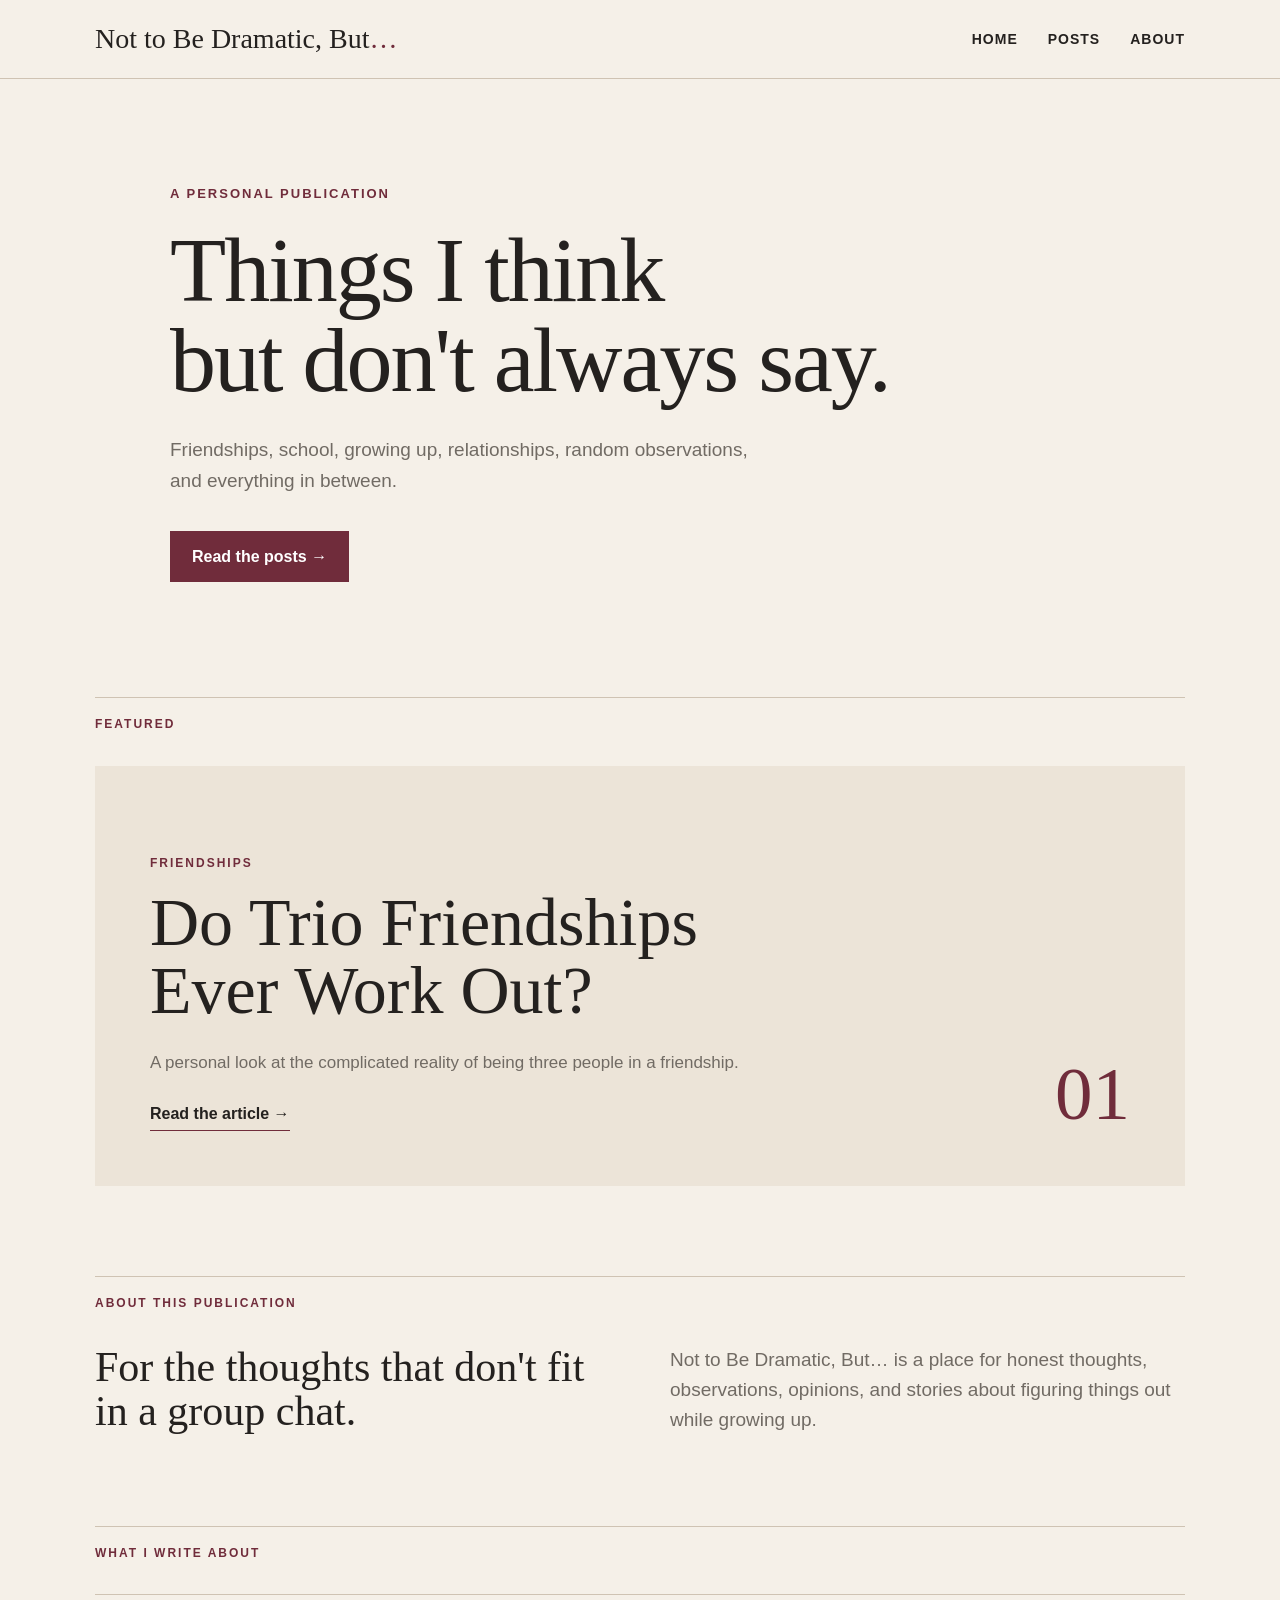
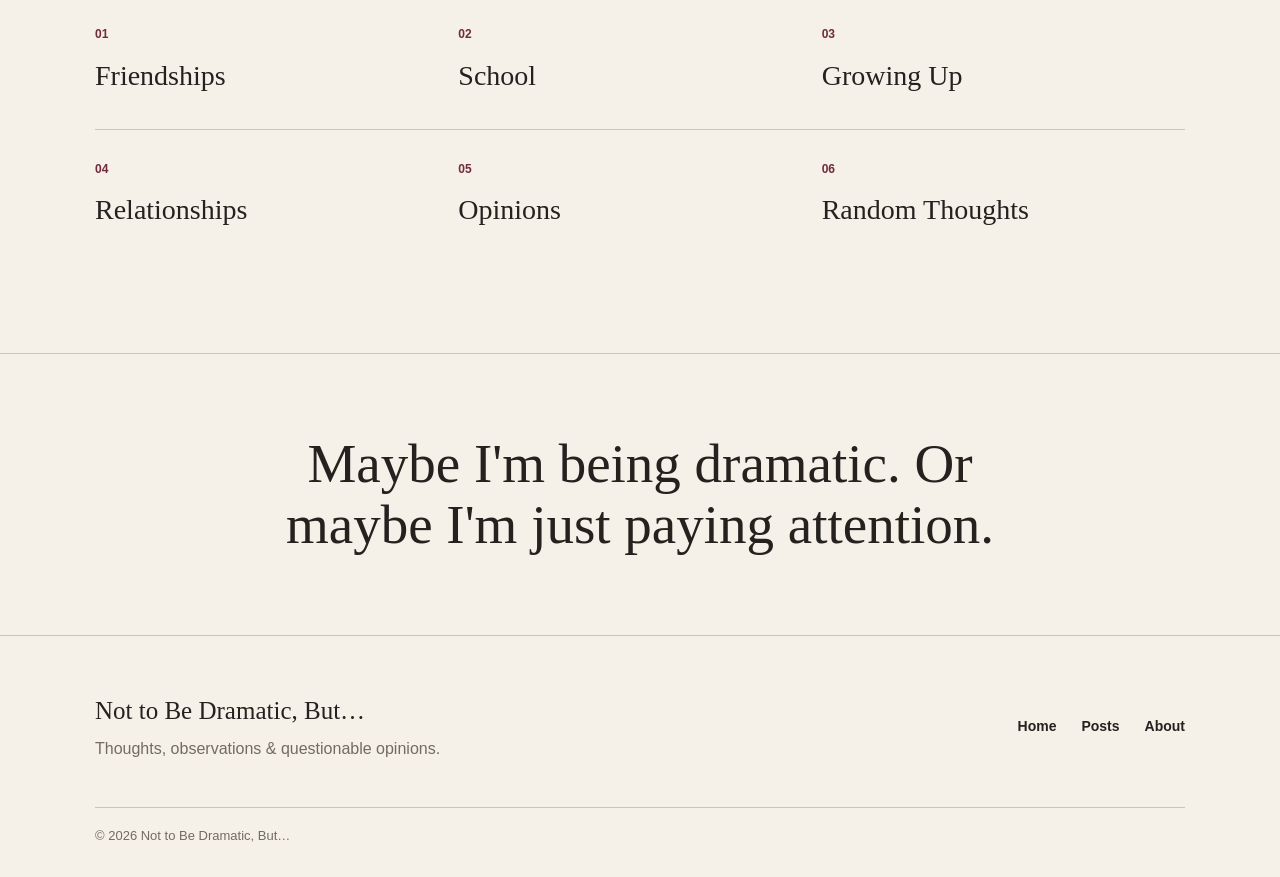
<file: index.html>
<!DOCTYPE html>
<html lang="en">
<head>
  <meta charset="UTF-8">
  <meta name="viewport" content="width=device-width, initial-scale=1.0">

  <title>Not to Be Dramatic, But…</title>

  <meta
    name="description"
    content="Not to Be Dramatic, But… — a personal publication about friendships, school, growing up, relationships, and the things we think but don't always say."
  >

  <link rel="stylesheet" href="style.css">
</head>

<body>

  <header class="site-header">

    <div class="header-inner">

      <a href="index.html" class="logo">
        Not to Be Dramatic, But<span>…</span>
      </a>

      <button
        class="menu-button"
        id="menuButton"
        aria-label="Open navigation menu"
        aria-expanded="false"
      >
        ☰
      </button>

      <nav id="navigation">
        <a href="index.html">Home</a>
        <a href="posts.html">Posts</a>
        <a href="about.html">About</a>
      </nav>

    </div>

  </header>


  <main>

    <section class="hero">

      <p class="eyebrow">
        A personal publication
      </p>

      <h1>
        Things I think<br>
        but don't always say.
      </h1>

      <p class="hero-text">
        Friendships, school, growing up, relationships,
        random observations, and everything in between.
      </p>

      <a href="posts.html" class="button">
        Read the posts →
      </a>

    </section>


    <section class="featured-section">

      <div class="section-heading">
        <span>FEATURED</span>
      </div>

      <article class="featured-card">

        <div class="featured-content">

          <p class="category">
            FRIENDSHIPS
          </p>

          <h2>
            Do Trio Friendships<br>
            Ever Work Out?
          </h2>

          <p>
            A personal look at the complicated reality of
            being three people in a friendship.
          </p>

          <a href="article.html" class="read-link">
            Read the article →
          </a>

        </div>

        <div class="featured-number">
          01
        </div>

      </article>

    </section>


    <section class="intro-section">

      <div class="section-heading">
        <span>ABOUT THIS PUBLICATION</span>
      </div>

      <div class="intro-grid">

        <h2>
          For the thoughts that
          don't fit in a group chat.
        </h2>

        <p>
          Not to Be Dramatic, But… is a place for honest thoughts,
          observations, opinions, and stories about figuring things
          out while growing up.
        </p>

      </div>

    </section>


    <section class="topics-section">

      <div class="section-heading">
        <span>WHAT I WRITE ABOUT</span>
      </div>

      <div class="topics-grid">

        <div class="topic">
          <span>01</span>
          <h3>Friendships</h3>
        </div>

        <div class="topic">
          <span>02</span>
          <h3>School</h3>
        </div>

        <div class="topic">
          <span>03</span>
          <h3>Growing Up</h3>
        </div>

        <div class="topic">
          <span>04</span>
          <h3>Relationships</h3>
        </div>

        <div class="topic">
          <span>05</span>
          <h3>Opinions</h3>
        </div>

        <div class="topic">
          <span>06</span>
          <h3>Random Thoughts</h3>
        </div>

      </div>

    </section>


    <section class="quote-section">

      <p class="quote">
        Maybe I'm being dramatic.
        Or maybe I'm just paying attention.
      </p>

    </section>

  </main>


  <footer>

    <div class="footer-inner">

      <div>

        <p class="footer-title">
          Not to Be Dramatic, But…
        </p>

        <p class="footer-small">
          Thoughts, observations & questionable opinions.
        </p>

      </div>

      <div class="footer-links">

        <a href="index.html">Home</a>
        <a href="posts.html">Posts</a>
        <a href="about.html">About</a>

      </div>

    </div>

    <p class="copyright">
      © 2026 Not to Be Dramatic, But…
    </p>

  </footer>


  <script src="script.js"></script>

</body>
</html>
</file>
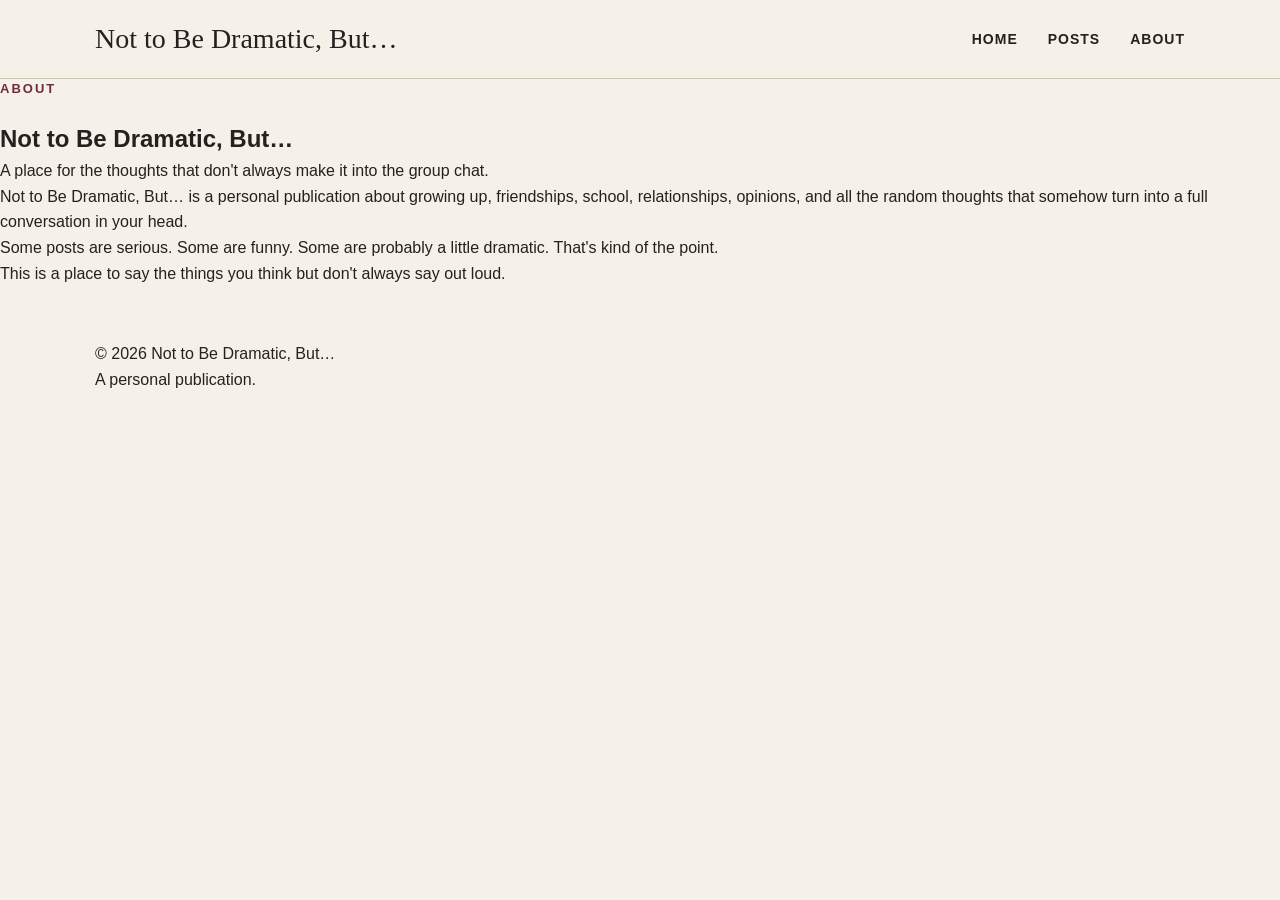
<file: about.html>
<!DOCTYPE html>
<html lang="en">
<head>
  <meta charset="UTF-8">
  <meta name="viewport" content="width=device-width, initial-scale=1.0">

  <title>About | Not to Be Dramatic, But…</title>

  <meta
    name="description"
    content="About Not to Be Dramatic, But…"
  >

  <link rel="stylesheet" href="style.css">
</head>

<body>

  <header class="site-header">
    <div class="header-inner">

      <a href="index.html" class="logo">
        Not to Be Dramatic, But…
      </a>

      <button
        class="menu-button"
        id="menuButton"
        aria-label="Open menu"
        aria-expanded="false"
      >
        ☰
      </button>

      <nav class="navigation" id="navigation">
        <a href="index.html">Home</a>
        <a href="posts.html">Posts</a>
        <a href="about.html">About</a>
      </nav>

    </div>
  </header>


  <main>

    <section class="page-heading">
      <p class="eyebrow">ABOUT</p>

      <h1>Not to Be Dramatic, But…</h1>

      <p>
        A place for the thoughts that don't always make it into the group chat.
      </p>
    </section>


    <section class="about-content">

      <p>
        Not to Be Dramatic, But… is a personal publication about growing up,
        friendships, school, relationships, opinions, and all the random
        thoughts that somehow turn into a full conversation in your head.
      </p>

      <p>
        Some posts are serious. Some are funny. Some are probably a little
        dramatic. That's kind of the point.
      </p>

      <p>
        This is a place to say the things you think but don't always say out
        loud.
      </p>

    </section>

  </main>


  <footer class="site-footer">
    <p>© 2026 Not to Be Dramatic, But…</p>
    <p>A personal publication.</p>
  </footer>


  <script src="script.js"></script>

</body>
</html>
</file>
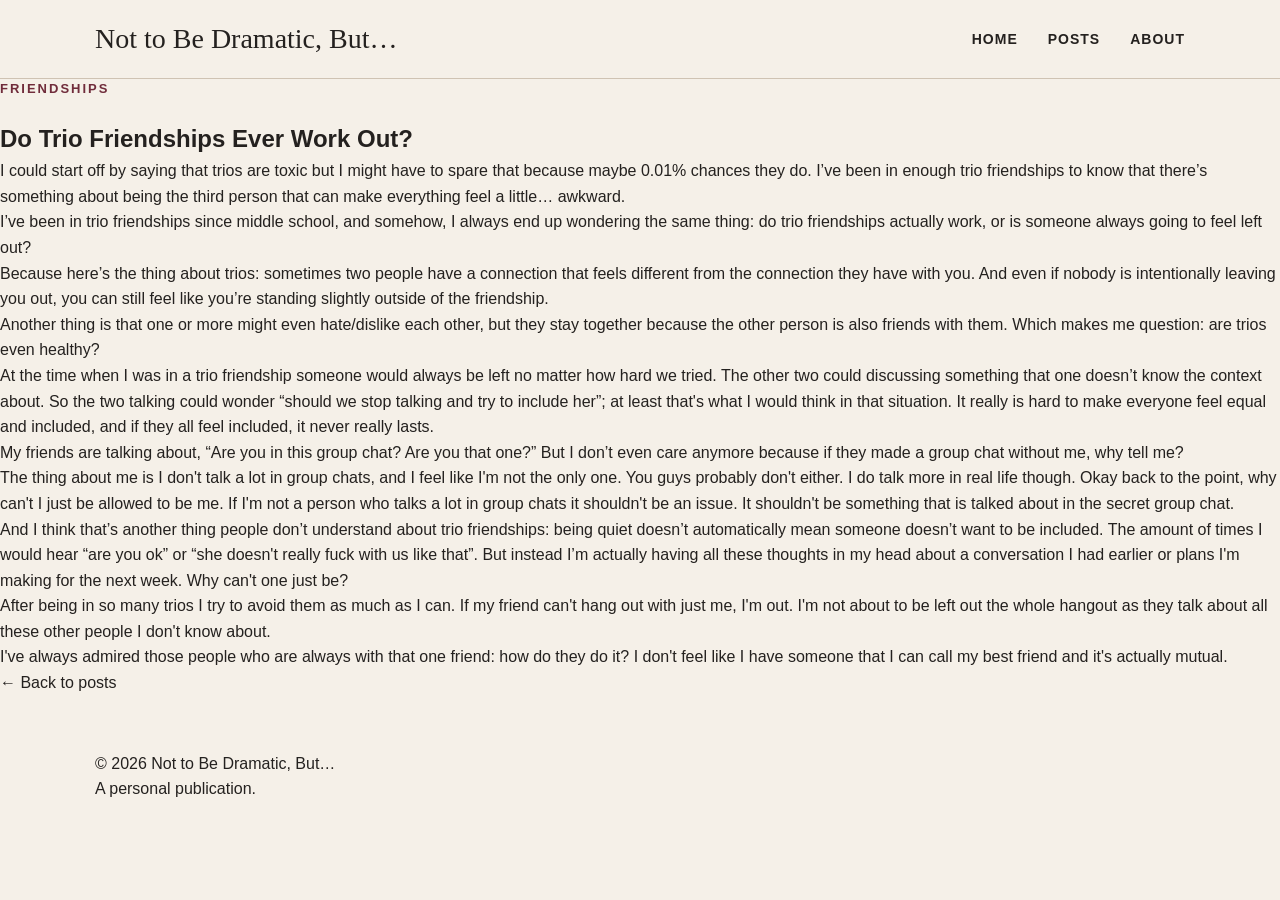
<file: article.html>
<!DOCTYPE html>
<html lang="en">
<head>
  <meta charset="UTF-8">
  <meta name="viewport" content="width=device-width, initial-scale=1.0">

  <title>Do Trio Friendships Ever Work Out? | Not to Be Dramatic, But…</title>

  <meta
    name="description"
    content="A personal look at the complicated reality of being three people in a friendship."
  >

  <link rel="stylesheet" href="style.css">
</head>

<body>

  <header class="site-header">
    <div class="header-inner">

      <a href="index.html" class="logo">
        Not to Be Dramatic, But…
      </a>

      <button
        class="menu-button"
        id="menuButton"
        aria-label="Open menu"
        aria-expanded="false"
      >
        ☰
      </button>

      <nav class="navigation" id="navigation">
        <a href="index.html">Home</a>
        <a href="posts.html">Posts</a>
        <a href="about.html">About</a>
      </nav>

    </div>
  </header>


  <main class="article-page">

    <article>

      <header class="article-header">

        <p class="eyebrow">FRIENDSHIPS</p>

        <h1>Do Trio Friendships Ever Work Out?</h1>

      </header>


      <div class="article-body">

        <p>
          I could start off by saying that trios are toxic but I might have
          to spare that because maybe 0.01% chances they do. I’ve been in
          enough trio friendships to know that there’s something about being
          the third person that can make everything feel a little… awkward.
        </p>

        <p>
          I’ve been in trio friendships since middle school, and somehow, I
          always end up wondering the same thing: do trio friendships actually
          work, or is someone always going to feel left out?
        </p>

        <p>
          Because here’s the thing about trios: sometimes two people have a
          connection that feels different from the connection they have with
          you. And even if nobody is intentionally leaving you out, you can
          still feel like you’re standing slightly outside of the friendship.
        </p>

        <p>
          Another thing is that one or more might even hate/dislike each other,
          but they stay together because the other person is also friends with
          them. Which makes me question: are trios even healthy?
        </p>

        <p>
          At the time when I was in a trio friendship someone would always be
          left no matter how hard we tried. The other two could discussing
          something that one doesn’t know the context about. So the two talking
          could wonder “should we stop talking and try to include her”; at
          least that's what I would think in that situation. It really is hard
          to make everyone feel equal and included, and if they all feel
          included, it never really lasts.
        </p>

        <p>
          My friends are talking about, “Are you in this group chat? Are you
          that one?” But I don’t even care anymore because if they made a group
          chat without me, why tell me?
        </p>

        <p>
          The thing about me is I don't talk a lot in group chats, and I feel
          like I'm not the only one. You guys probably don't either. I do talk
          more in real life though. Okay back to the point, why can't I just be
          allowed to be me. If I'm not a person who talks a lot in group chats
          it shouldn't be an issue. It shouldn't be something that is talked
          about in the secret group chat.
        </p>

        <p>
          And I think that’s another thing people don’t understand about trio
          friendships: being quiet doesn’t automatically mean someone doesn’t
          want to be included. The amount of times I would hear “are you ok” or
          “she doesn't really fuck with us like that”. But instead I’m actually
          having all these thoughts in my head about a conversation I had
          earlier or plans I'm making for the next week. Why can't one just be?
        </p>

        <p>
          After being in so many trios I try to avoid them as much as I can.
          If my friend can't hang out with just me, I'm out. I'm not about to
          be left out the whole hangout as they talk about all these other
          people I don't know about.
        </p>

        <p>
          I've always admired those people who are always with that one friend:
          how do they do it? I don't feel like I have someone that I can call
          my best friend and it's actually mutual.
        </p>

      </div>

    </article>


    <div class="article-back">
      <a href="posts.html">← Back to posts</a>
    </div>

  </main>


  <footer class="site-footer">
    <p>© 2026 Not to Be Dramatic, But…</p>
    <p>A personal publication.</p>
  </footer>


  <script src="script.js"></script>

</body>
</html>
</file>
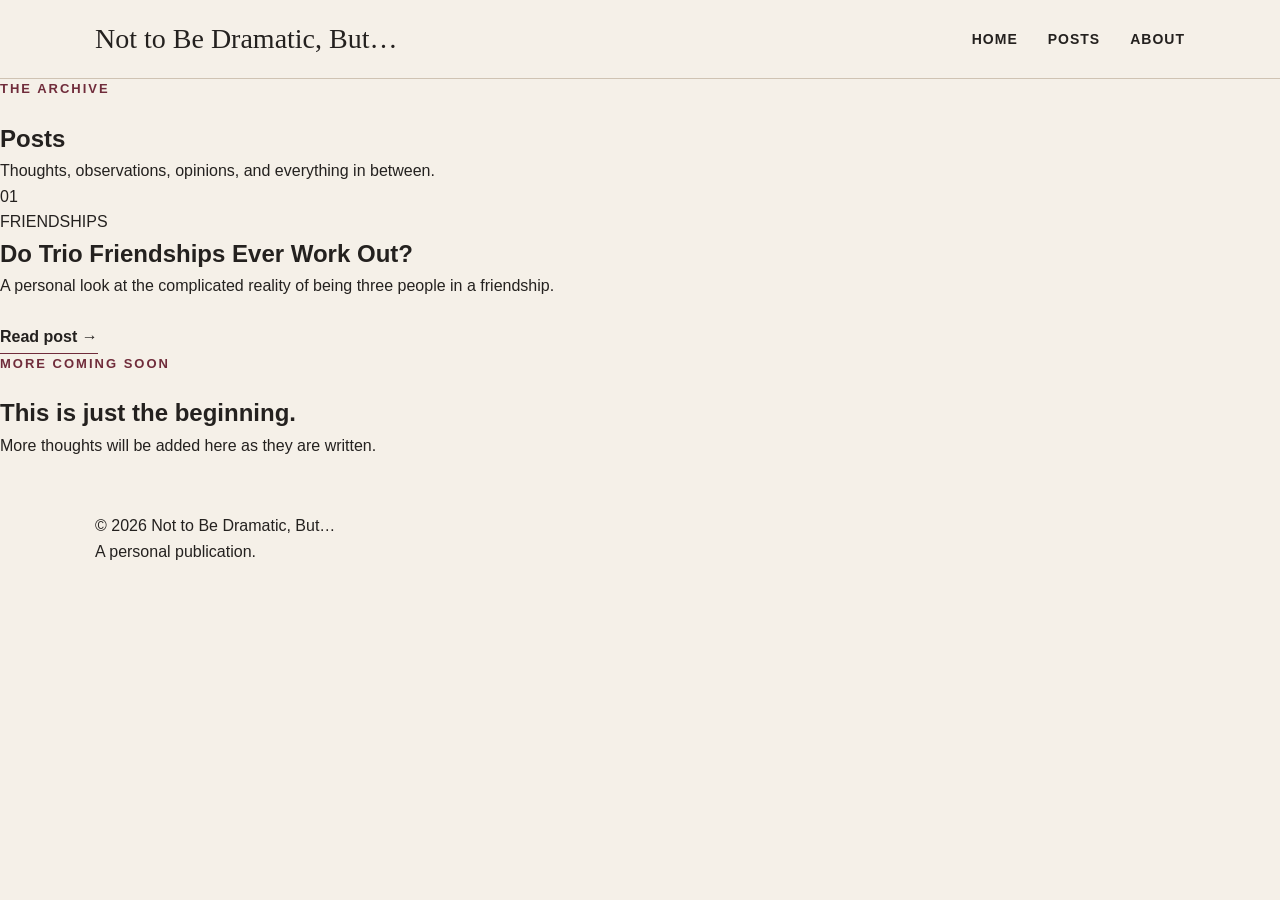
<file: posts.html>
<!DOCTYPE html>
<html lang="en">
<head>
  <meta charset="UTF-8">
  <meta name="viewport" content="width=device-width, initial-scale=1.0">

  <title>Posts | Not to Be Dramatic, But…</title>
  <meta
    name="description"
    content="Read posts from Not to Be Dramatic, But…"
  >

  <link rel="stylesheet" href="style.css">
</head>

<body>

  <header class="site-header">
    <div class="header-inner">

      <a href="index.html" class="logo">
        Not to Be Dramatic, But…
      </a>

      <button
        class="menu-button"
        id="menuButton"
        aria-label="Open menu"
        aria-expanded="false"
      >
        ☰
      </button>

      <nav class="navigation" id="navigation">
        <a href="index.html">Home</a>
        <a href="posts.html">Posts</a>
        <a href="about.html">About</a>
      </nav>

    </div>
  </header>


  <main>

    <section class="page-heading">
      <p class="eyebrow">THE ARCHIVE</p>
      <h1>Posts</h1>
      <p>
        Thoughts, observations, opinions, and everything in between.
      </p>
    </section>


    <section class="posts-list">

      <article class="post-row">

        <div class="post-number">01</div>

        <div class="post-content">

          <p class="post-category">FRIENDSHIPS</p>

          <h2>
            <a href="article.html">
              Do Trio Friendships Ever Work Out?
            </a>
          </h2>

          <p>
            A personal look at the complicated reality of being three people
            in a friendship.
          </p>

          <a href="article.html" class="read-link">
            Read post →
          </a>

        </div>

      </article>

    </section>


    <section class="coming-soon">
      <p class="eyebrow">MORE COMING SOON</p>
      <h2>This is just the beginning.</h2>
      <p>
        More thoughts will be added here as they are written.
      </p>
    </section>

  </main>


  <footer class="site-footer">
    <p>© 2026 Not to Be Dramatic, But…</p>
    <p>A personal publication.</p>
  </footer>


  <script src="script.js"></script>

</body>
</html>
</file>
<file: style.css>
/* =========================================
   NOT TO BE DRAMATIC, BUT…
   Main Styles
========================================= */

:root {
  --cream: #f5f0e8;
  --paper: #ece4d8;
  --ink: #24211f;
  --wine: #702c3b;
  --dark-wine: #54222e;
  --rule: #cfc3b3;
  --muted: #716b64;
}


/* RESET */

* {
  box-sizing: border-box;
  margin: 0;
  padding: 0;
}

html {
  scroll-behavior: smooth;
}

body {
  background: var(--cream);
  color: var(--ink);
  font-family: Arial, sans-serif;
  line-height: 1.6;
}

a {
  color: inherit;
  text-decoration: none;
}


/* HEADER */

.site-header {
  border-bottom: 1px solid var(--rule);
  background: var(--cream);
}

.header-inner {
  max-width: 1150px;
  margin: auto;
  padding: 25px 30px;

  display: flex;
  align-items: center;
  justify-content: space-between;
}

.logo {
  font-family: Georgia, serif;
  font-size: 28px;
  line-height: 1;
}

.logo span {
  color: var(--wine);
}

nav {
  display: flex;
  gap: 30px;
}

nav a {
  font-size: 14px;
  font-weight: 700;
  text-transform: uppercase;
  letter-spacing: 1px;
}

nav a:hover {
  color: var(--wine);
}

.menu-button {
  display: none;
  background: none;
  border: none;
  font-size: 25px;
}


/* HERO */

.hero {
  max-width: 1000px;
  margin: auto;
  padding: 105px 30px 115px;
}

.eyebrow {
  color: var(--wine);
  font-size: 13px;
  font-weight: 700;
  letter-spacing: 2px;
  text-transform: uppercase;
  margin-bottom: 20px;
}

.hero h1 {
  max-width: 850px;

  font-family: Georgia, serif;
  font-size: clamp(52px, 8vw, 92px);
  line-height: 0.98;
  font-weight: 400;
  letter-spacing: -2px;
}

.hero-text {
  max-width: 590px;
  margin-top: 30px;

  font-size: 19px;
  color: var(--muted);
}

.button {
  display: inline-block;
  margin-top: 35px;

  background: var(--wine);
  color: white;

  padding: 13px 22px;

  font-weight: 700;
  transition: 0.2s ease;
}

.button:hover {
  background: var(--dark-wine);
  transform: translateY(-2px);
}


/* SECTIONS */

.featured-section,
.intro-section,
.topics-section {
  max-width: 1150px;
  margin: auto;
  padding: 0 30px 90px;
}

.section-heading {
  border-top: 1px solid var(--rule);
  padding-top: 12px;
  margin-bottom: 30px;
}

.section-heading span {
  font-size: 12px;
  font-weight: 700;
  letter-spacing: 2px;
  color: var(--wine);
}


/* FEATURED ARTICLE */

.featured-card {
  background: var(--paper);

  min-height: 420px;

  padding: 55px;

  display: flex;
  justify-content: space-between;
  align-items: flex-end;
}

.featured-content {
  max-width: 700px;
}

.category {
  color: var(--wine);
  font-size: 12px;
  font-weight: 700;
  letter-spacing: 2px;
  margin-bottom: 15px;
}

.featured-card h2 {
  font-family: Georgia, serif;
  font-size: clamp(42px, 6vw, 68px);
  line-height: 1;
  font-weight: 400;
}

.featured-card p:not(.category) {
  max-width: 600px;
  margin-top: 25px;
  color: var(--muted);
  font-size: 17px;
}

.read-link {
  display: inline-block;
  margin-top: 25px;

  font-weight: 700;

  border-bottom: 1px solid var(--wine);
  padding-bottom: 3px;
}

.read-link:hover {
  color: var(--wine);
}

.featured-number {
  font-family: Georgia, serif;
  color: var(--wine);
  font-size: 75px;
  line-height: 1;
}


/* ABOUT INTRO */

.intro-grid {
  display: grid;
  grid-template-columns: 1fr 1fr;
  gap: 60px;
  align-items: start;
}

.intro-grid h2 {
  font-family: Georgia, serif;
  font-size: 42px;
  line-height: 1.05;
  font-weight: 400;
}

.intro-grid p {
  color: var(--muted);
  font-size: 19px;
}


/* TOPICS */

.topics-grid {
  display: grid;
  grid-template-columns: repeat(3, 1fr);
  gap: 0;
}

.topic {
  border-top: 1px solid var(--rule);
  padding: 25px 15px 30px 0;
}

.topic span {
  color: var(--wine);
  font-size: 12px;
  font-weight: 700;
}

.topic h3 {
  font-family: Georgia, serif;
  font-size: 28px;
  font-weight: 400;
  margin-top: 8px;
}


/* QUOTE */

.quote-section {
  border-top: 1px solid var(--rule);
  border-bottom: 1px solid var(--rule);

  padding: 80px 30px;

  text-align: center;
}

.quote {
  max-width: 800px;
  margin: auto;

  font-family: Georgia, serif;
  font-size: clamp(32px, 5vw, 55px);
  line-height: 1.1;
}


/* FOOTER */

footer {
  max-width: 1150px;
  margin: auto;
  padding: 55px 30px 30px;
}

.footer-inner {
  display: flex;
  justify-content: space-between;
  gap: 30px;
}

.footer-title {
  font-family: Georgia, serif;
  font-size: 25px;
}

.footer-small {
  color: var(--muted);
  margin-top: 5px;
}

.footer-links {
  display: flex;
  gap: 25px;
  align-items: center;
}

.footer-links a {
  font-size: 14px;
  font-weight: 700;
}

.footer-links a:hover {
  color: var(--wine);
}

.copyright {
  border-top: 1px solid var(--rule);
  margin-top: 45px;
  padding-top: 18px;

  color: var(--muted);
  font-size: 13px;
}


/* MOBILE */

@media (max-width: 800px) {

  .header-inner {
    padding: 20px;
  }

  .logo {
    font-size: 23px;
  }

  .menu-button {
    display: block;
    cursor: pointer;
  }

  nav {
    display: none;

    position: absolute;
    top: 70px;
    left: 0;
    right: 0;

    background: var(--cream);
    border-bottom: 1px solid var(--rule);

    padding: 20px;

    flex-direction: column;
    gap: 20px;

    z-index: 10;
  }

  nav.open {
    display: flex;
  }

  .hero {
    padding: 75px 20px 85px;
  }

  .hero h1 {
    font-size: 55px;
    letter-spacing: -1px;
  }

  .hero-text {
    font-size: 17px;
  }

  .featured-section,
  .intro-section,
  .topics-section {
    padding-left: 20px;
    padding-right: 20px;
  }

  .featured-card {
    padding: 30px;
    min-height: auto;
  }

  .featured-card h2 {
    font-size: 43px;
  }

  .featured-number {
    display: none;
  }

  .intro-grid {
    grid-template-columns: 1fr;
    gap: 25px;
  }

  .intro-grid h2 {
    font-size: 38px;
  }

  .topics-grid {
    grid-template-columns: 1fr 1fr;
  }

  .quote-section {
    padding: 65px 20px;
  }

  .footer-inner {
    flex-direction: column;
  }

  .footer-links {
    align-items: flex-start;
  }
}
</file>
